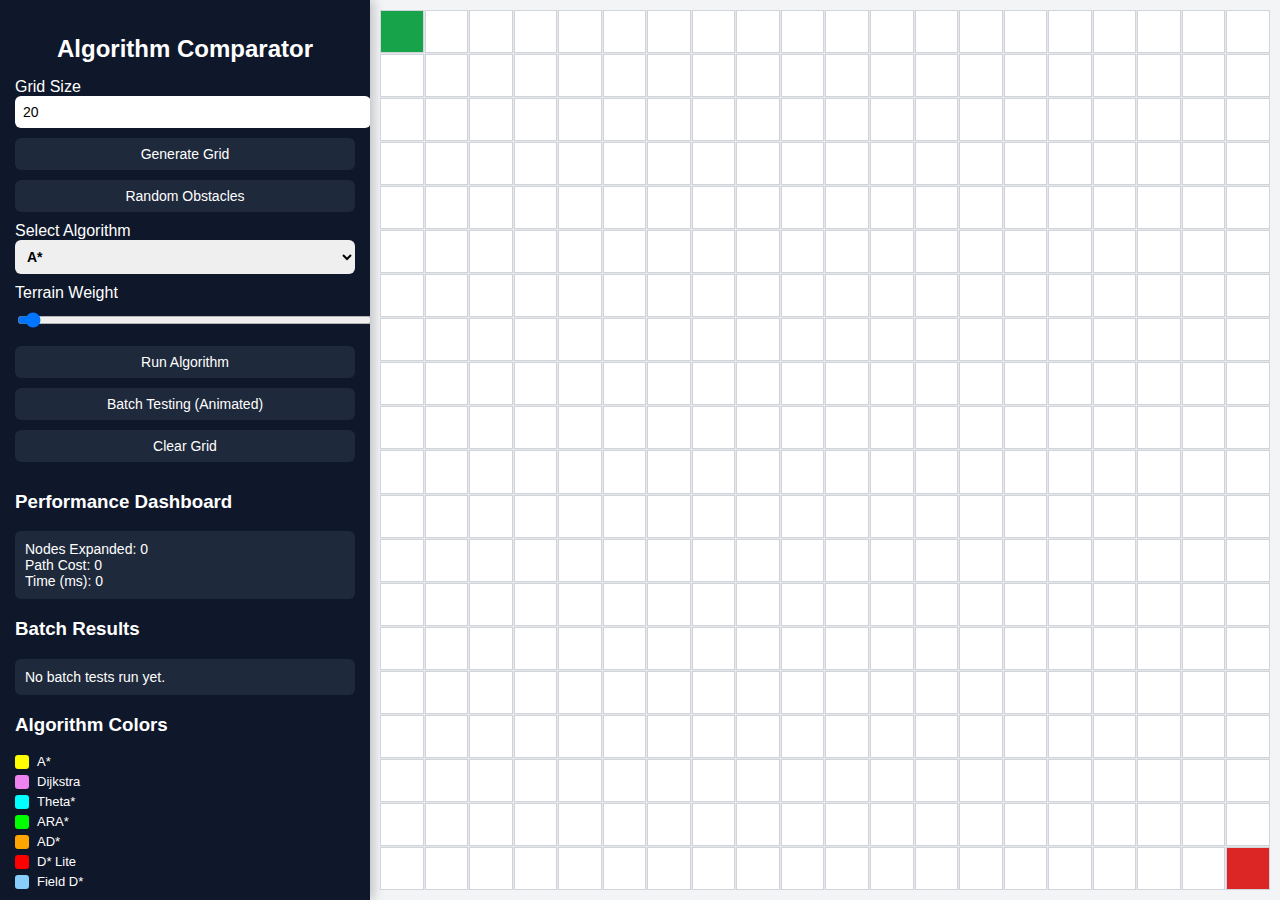
<file: BSCS-4A_G3_Thesis_Algorith_Comparison/index.html>
<!DOCTYPE html>
<html>
<head>
    <title>Advanced Pathfinding Algorithm Comparator</title>
    <link rel="stylesheet" href="style.css">
</head>
<body>

    <div id="controls">
        <h2>Algorithm Comparator</h2>
    
        <label>Grid Size</label>
        <input type="number" id="gridSize" value="20" min="5" max="30">
    
        <button onclick="generateGrid()">Generate Grid</button>
        <button onclick="addRandomObstacles()">Random Obstacles</button>
    
        <label>Select Algorithm</label>
        <select id="algorithmSelect">
            <option value="aStar">A*</option>
            <option value="dijkstra">Dijkstra</option>
            <option value="thetaStar">Theta*</option>
            <option value="araStar">ARA*</option>
            <option value="adStar">AD*</option>
            <option value="dStarLite">D* Lite</option>
            <option value="fieldDStar">Field D*</option>
        </select>
    
        <label>Terrain Weight</label>
        <input type="range" id="terrainWeight" min="1" max="10" value="1">
    
        <button onclick="runAlgorithm()">Run Algorithm</button>
        <button onclick="batchTest()">Batch Testing (Animated)</button>
        <button onclick="clearGrid()">Clear Grid</button>
    
        <h3>Performance Dashboard</h3>
        <div id="dashboard">
            Nodes Expanded: <span id="nodes">0</span><br>
            Path Cost: <span id="cost">0</span><br>
            Time (ms): <span id="time">0</span>
        </div>
    
        <h3>Batch Results</h3>
        <div id="batchResults">No batch tests run yet.</div>
    
        <!-- Algorithm Color Legend -->
        <h3>Algorithm Colors</h3>
        <div class="legend">
            <div class="legend-item">
                <div class="legend-color color-astar"></div> A*
            </div>
            <div class="legend-item">
                <div class="legend-color color-dijkstra"></div> Dijkstra
            </div>
            <div class="legend-item">
                <div class="legend-color color-theta"></div> Theta*
            </div>
            <div class="legend-item">
                <div class="legend-color color-ara"></div> ARA*
            </div>
            <div class="legend-item">
                <div class="legend-color color-ad"></div> AD*
            </div>
            <div class="legend-item">
                <div class="legend-color color-dlite"></div> D* Lite
            </div>
            <div class="legend-item">
                <div class="legend-color color-field"></div> Field D*
            </div>
        </div>
    </div>
    
    <div id="grid-container">
        <canvas id="pathCanvas"></canvas>
        <div id="grid"></div>
    </div>

<script>
let gridSize = 20;
let gridData = [];
let cellElements = [];
let start = { x: 0, y: 0 };
let end = { x: gridSize - 1, y: gridSize - 1 };

// ------------------ Grid Generation ------------------
function generateGrid() {
    gridSize = parseInt(document.getElementById("gridSize").value) || 20;
    const grid = document.getElementById("grid");
    grid.innerHTML = "";
    grid.style.gridTemplateColumns = `repeat(${gridSize}, 1fr)`;

    start = { x: 0, y: 0 };
    end = { x: gridSize - 1, y: gridSize - 1 };

    gridData = [];
    cellElements = [];

    for (let y = 0; y < gridSize; y++) {
        gridData[y] = [];
        cellElements[y] = [];
        for (let x = 0; x < gridSize; x++) {
            const cell = document.createElement("div");
            cell.classList.add("cell");
            if (x === start.x && y === start.y) cell.classList.add("start");
            if (x === end.x && y === end.y) cell.classList.add("end");

            cell.onclick = (e) => {
                if (e.shiftKey) setWeightedCell(cell, x, y);
                else toggleObstacle(cell, x, y);
            };

            grid.appendChild(cell);
            gridData[y][x] = 0;
            cellElements[y][x] = cell;
        }
    }
    resizeCanvas();
}

// ------------------ Cell Updates ------------------
function toggleObstacle(cell, x, y) {
    if ((x === start.x && y === start.y) || (x === end.x && y === end.y)) return;

    if (gridData[y][x] === 1) {
        gridData[y][x] = 0;
        cell.classList.remove("obstacle");
        delete cell.dataset.weight;
        cell.innerText = "";
    } else {
        gridData[y][x] = 1;
        cell.classList.remove("weighted");
        cell.classList.add("obstacle");
        delete cell.dataset.weight;
        cell.innerText = "";
    }
}

function setWeightedCell(cell, x, y) {
    if ((x === start.x && y === start.y) || (x === end.x && y === end.y)) return;

    const weight = parseInt(document.getElementById("terrainWeight").value);
    gridData[y][x] = weight;
    cell.classList.remove("obstacle");
    cell.classList.add("weighted");
    cell.dataset.weight = weight;
    cell.innerText = weight;
}

// ------------------ Random Obstacles ------------------
function addRandomObstacles(percentage = 20) {
    for (let y = 0; y < gridSize; y++)
        for (let x = 0; x < gridSize; x++)
            if (gridData[y][x] === 1) {
                gridData[y][x] = 0;
                cellElements[y][x].classList.remove("obstacle");
                delete cellElements[y][x].dataset.weight;
                cellElements[y][x].innerText = "";
            }

    const totalCells = gridSize * gridSize;
    const obstaclesCount = Math.floor((percentage / 100) * totalCells);
    let placed = 0;

    while (placed < obstaclesCount) {
        const x = Math.floor(Math.random() * gridSize);
        const y = Math.floor(Math.random() * gridSize);
        if ((x === start.x && y === start.y) || (x === end.x && y === end.y)) continue;
        if (gridData[y][x] === 0) {
            gridData[y][x] = 1;
            cellElements[y][x].classList.add("obstacle");
            placed++;
        }
    }
}

// ------------------ Pathfinding Helpers ------------------
function neighbors(x, y) {
    const dirs = [[1,0], [-1,0], [0,1], [0,-1]];
    return dirs.map(([dx, dy]) => ({ x: x+dx, y: y+dy }))
               .filter(n => n.x >= 0 && n.y >= 0 && n.x < gridSize && n.y < gridSize && gridData[n.y][n.x] !== 1);
}

function getCellCost(x, y) {
    if (gridData[y][x] === 1) return Infinity;
    if (cellElements[y][x].classList.contains("weighted"))
        return parseInt(cellElements[y][x].dataset.weight) || 1;
    return 1;
}

function heuristic(a, b) {
    return Math.abs(a.x - b.x) + Math.abs(a.y - b.y);
}

function reconstruct(cameFrom, current) {
    const path = [];
    while (current) {
        path.push(current);
        current = cameFrom[current.y]?.[current.x];
    }
    return path.reverse();
}

// ------------------ Canvas Animation ------------------
function resizeCanvas() {
    const canvas = document.getElementById("pathCanvas");
    const grid = document.getElementById("grid");
    const style = getComputedStyle(grid);
    const gap = parseInt(style.gap) || 0;
    canvas.width = grid.offsetWidth + gap;
    canvas.height = grid.offsetHeight + gap;
}

async function animatePath(visited, path, pathColor='yellow', visitedColor='rgba(135,206,250,0.3)') {
    const canvas = document.getElementById("pathCanvas");
    const ctx = canvas.getContext("2d");
    ctx.clearRect(0,0,canvas.width,canvas.height);

    const grid = document.getElementById("grid");
    const style = getComputedStyle(grid);
    const gap = parseInt(style.gap) || 0;
    const cellWidth = (canvas.width - (gridSize-1)*gap) / gridSize;
    const cellHeight = (canvas.height - (gridSize-1)*gap) / gridSize;

    // Animate visited
    for (let node of visited) {
        if (!(node.x===start.x && node.y===start.y) && !(node.x===end.x && node.y===end.y)) {
            ctx.fillStyle = visitedColor;
            ctx.fillRect(node.x*(cellWidth+gap), node.y*(cellHeight+gap), cellWidth, cellHeight);
            await new Promise(r=>setTimeout(r,5));
        }
    }

    // Animate path
    ctx.strokeStyle = pathColor;
    ctx.lineWidth = Math.min(cellWidth, cellHeight)/3;
    ctx.lineCap = 'round';
    ctx.lineJoin = 'round';
    ctx.beginPath();
    for (let i=0;i<path.length;i++){
        const node = path[i];
        const cx = node.x*(cellWidth+gap) + cellWidth/2;
        const cy = node.y*(cellHeight+gap) + cellHeight/2;
        if (i===0) ctx.moveTo(cx,cy);
        else ctx.lineTo(cx,cy);
        ctx.stroke();
        await new Promise(r=>setTimeout(r,30));
    }
}

// ------------------ A* ------------------
async function aStar() {
    const open=[start];
    const cameFrom=Array(gridSize).fill().map(()=>Array(gridSize).fill(null));
    const g=Array(gridSize).fill().map(()=>Array(gridSize).fill(Infinity));
    g[start.y][start.x]=0;
    const visited=[];

    while(open.length){
        open.sort((a,b)=>(g[a.y][a.x]+heuristic(a,end))-(g[b.y][b.x]+heuristic(b,end)));
        const current = open.shift();
        visited.push(current);

        if(current.x===end.x && current.y===end.y){
            const path=reconstruct(cameFrom,current);
            await animatePath(visited,path,'yellow','rgba(255,255,0,0.2)');
            return {visitedCount:visited.length, pathCost:g[end.y][end.x], path};
        }

        for(let n of neighbors(current.x,current.y)){
            const tentative = g[current.y][current.x]+getCellCost(n.x,n.y);
            if(tentative<g[n.y][n.x]){
                g[n.y][n.x]=tentative;
                cameFrom[n.y][n.x]=current;
                if(!open.some(o=>o.x===n.x && o.y===n.y)) open.push(n);
            }
        }
    }
}

// ------------------ Dijkstra ------------------
async function dijkstra() {
    const queue=[start];
    const cameFrom=Array(gridSize).fill().map(()=>Array(gridSize).fill(null));
    const dist=Array(gridSize).fill().map(()=>Array(gridSize).fill(Infinity));
    dist[start.y][start.x]=0;
    const visited=[];

    while(queue.length){
        queue.sort((a,b)=>dist[a.y][a.x]-dist[b.y][b.x]);
        const current=queue.shift();
        visited.push(current);

        if(current.x===end.x && current.y===end.y){
            const path=reconstruct(cameFrom,current);
            await animatePath(visited,path,'violet','rgba(238,130,238,0.2)');
            return {visitedCount:visited.length, pathCost:dist[end.y][end.x], path};
        }

        for(let n of neighbors(current.x,current.y)){
            const alt=dist[current.y][current.x]+getCellCost(n.x,n.y);
            if(alt<dist[n.y][n.x]){
                dist[n.y][n.x]=alt;
                cameFrom[n.y][n.x]=current;
                if(!queue.some(o=>o.x===n.x && o.y===n.y)) queue.push(n);
            }
        }
    }
}

// ------------------ Theta* (Any-Angle A*) ------------------
function lineOfSight(a, b) {
    let x0 = a.x, y0 = a.y;
    let x1 = b.x, y1 = b.y;

    let dx = Math.abs(x1 - x0);
    let dy = Math.abs(y1 - y0);
    let sx = (x0 < x1) ? 1 : -1;
    let sy = (y0 < y1) ? 1 : -1;
    let err = dx - dy;

    while (true) {
        if (gridData[y0][x0] === 1) return false;  // Check for obstacles
        if (x0 === x1 && y0 === y1) break;
        let e2 = 2 * err;
        if (e2 > -dy) { err -= dy; x0 += sx; }
        if (e2 < dx) { err += dx; y0 += sy; }
    }
    return true;
}

// ------------------ Theta* (Fixed) ------------------
async function thetaStar() {
    const open = [start];
    const cameFrom = Array(gridSize).fill().map(() => Array(gridSize).fill(null));
    const g = Array(gridSize).fill().map(() => Array(gridSize).fill(Infinity));
    g[start.y][start.x] = 0;
    cameFrom[start.y][start.x] = start;
    const visited = [];

    while (open.length) {
        open.sort((a, b) => (g[a.y][a.x] + heuristic(a, end)) - (g[b.y][b.x] + heuristic(b, end)));
        const current = open.shift();
        visited.push(current);

        if (current.x === end.x && current.y === end.y) {
            const path = reconstructTheta(cameFrom, current);
            await animatePath(visited, path, 'cyan', 'rgba(0,255,255,0.2)');
            return { visitedCount: visited.length, pathCost: g[end.y][end.x], path };
        }

        for (let n of neighbors(current.x, current.y)) {
            // Check line of sight from current's parent to neighbor
            if (cameFrom[current.y][current.x] && 
                lineOfSight(cameFrom[current.y][current.x], n)) {
                
                const parent = cameFrom[current.y][current.x];
                const tentative = g[parent.y][parent.x] + distance(parent, n);
                
                if (tentative < g[n.y][n.x]) {
                    g[n.y][n.x] = tentative;
                    cameFrom[n.y][n.x] = parent;
                    if (!open.some(o => o.x === n.x && o.y === n.y)) open.push(n);
                }
            } else {
                const tentative = g[current.y][current.x] + getCellCost(n.x, n.y);
                
                if (tentative < g[n.y][n.x]) {
                    g[n.y][n.x] = tentative;
                    cameFrom[n.y][n.x] = current;
                    if (!open.some(o => o.x === n.x && o.y === n.y)) open.push(n);
                }
            }
        }
    }
}

function reconstructTheta(cameFrom, current) {
    const path = [];
    while (current) {
        path.push(current);
        current = cameFrom[current.y]?.[current.x];
        // Avoid infinite loop if parent points to itself
        if (current && path.length > 1 && path[path.length-1].x === current.x && path[path.length-1].y === current.y) break;
    }
    return path.reverse();
}

function distance(a, b) {
    return Math.sqrt(Math.pow(a.x - b.x, 2) + Math.pow(a.y - b.y, 2));
}

// ------------------ ARA* (Fixed - No Duplicate Runs) ------------------
async function araStar() {
    let epsilon = 2.5;
    const open = [];
    const closed = new Set();
    const cameFrom = Array(gridSize).fill().map(() => Array(gridSize).fill(null));
    const g = Array(gridSize).fill().map(() => Array(gridSize).fill(Infinity));
    const allVisited = []; // Track ALL visited nodes across iterations
    let bestPath = null;
    let bestCost = Infinity;
    
    g[start.y][start.x] = 0;

    while (epsilon >= 1) {
        // Reset for new epsilon iteration
        open.length = 0;
        closed.clear();
        
        // Re-initialize g values for start
        g[start.y][start.x] = 0;
        
        // Clear cameFrom for this iteration (but keep for path reconstruction)
        for (let y = 0; y < gridSize; y++) {
            for (let x = 0; x < gridSize; x++) {
                cameFrom[y][x] = null;
            }
        }
        
        open.push({ ...start, key: g[start.y][start.x] + epsilon * heuristic(start, end) });
        
        const iterationVisited = []; // Track visited nodes for THIS iteration only
        
        while (open.length) {
            open.sort((a, b) => a.key - b.key);
            const current = open.shift();
            
            if (closed.has(`${current.x},${current.y}`)) continue;
            
            iterationVisited.push(current);
            allVisited.push(current); // Add to overall visited
            closed.add(`${current.x},${current.y}`);

            if (current.x === end.x && current.y === end.y) {
                const path = reconstruct(cameFrom, current);
                const cost = g[end.y][end.x];
                
                if (cost < bestCost) {
                    bestCost = cost;
                    bestPath = path;
                }
                
                // Show intermediate result if epsilon > 1
                if (epsilon > 1) {
                    await animatePath(iterationVisited, path, 'lime', 'rgba(0,255,0,0.1)');
                    await new Promise(r => setTimeout(r, 500));
                }
                break;
            }

            for (let n of neighbors(current.x, current.y)) {
                if (closed.has(`${n.x},${n.y}`)) continue;
                
                const tentative = g[current.y][current.x] + getCellCost(n.x, n.y);
                
                if (tentative < g[n.y][n.x]) {
                    g[n.y][n.x] = tentative;
                    cameFrom[n.y][n.x] = current;
                    
                    const key = g[n.y][n.x] + epsilon * heuristic(n, end);
                    if (!open.some(o => o.x === n.x && o.y === n.y)) {
                        open.push({ ...n, key });
                    }
                }
            }
        }
        
        epsilon -= 0.5;
    }
    
    // Final result with best path - use allVisited for the final animation
    const finalPath = bestPath || reconstruct(cameFrom, end);
    await animatePath(allVisited, finalPath, 'lime', 'rgba(0,255,0,0.2)');
    return { visitedCount: allVisited.length, pathCost: bestCost, path: finalPath };
}
// ------------------ Simplified AD* (Anytime A* with decreasing epsilon) ------------------
async function adStar() {
    let epsilon = 2.5;
    const allVisited = [];
    let bestPath = null;
    let bestCost = Infinity;
    
    while (epsilon >= 1) {
        const open = [start];
        const cameFrom = Array(gridSize).fill().map(() => Array(gridSize).fill(null));
        const g = Array(gridSize).fill().map(() => Array(gridSize).fill(Infinity));
        g[start.y][start.x] = 0;
        const visited = [];
        
        while (open.length) {
            // Sort using inflated heuristic
            open.sort((a, b) => 
                (g[a.y][a.x] + epsilon * heuristic(a, end)) - 
                (g[b.y][b.x] + epsilon * heuristic(b, end))
            );
            
            const current = open.shift();
            visited.push(current);
            allVisited.push(current);
            
            if (current.x === end.x && current.y === end.y) {
                const path = reconstruct(cameFrom, current);
                const cost = g[end.y][end.x];
                
                if (cost < bestCost) {
                    bestCost = cost;
                    bestPath = path;
                }
                
                // Show intermediate result
                if (epsilon > 1) {
                    await animatePath(visited, path, 'orange', 'rgba(255,165,0,0.1)');
                    await new Promise(r => setTimeout(r, 500));
                }
                break;
            }
            
            for (let n of neighbors(current.x, current.y)) {
                const tentative = g[current.y][current.x] + getCellCost(n.x, n.y);
                if (tentative < g[n.y][n.x]) {
                    g[n.y][n.x] = tentative;
                    cameFrom[n.y][n.x] = current;
                    if (!open.some(o => o.x === n.x && o.y === n.y)) {
                        open.push(n);
                    }
                }
            }
        }
        
        epsilon -= 0.5;
    }
    
    // Final result with best path
    const finalPath = bestPath || reconstruct(cameFrom, end);
    await animatePath(allVisited, finalPath, 'orange', 'rgba(255,165,0,0.2)');
    return { 
        visitedCount: allVisited.length, 
        pathCost: bestCost, 
        path: finalPath 
    };
}
// ------------------ Field D* (Fixed with proper interpolation) ------------------
async function fieldDStar() {
    const open = [start];
    const cameFrom = Array(gridSize).fill().map(() => Array(gridSize).fill(null));
    const g = Array(gridSize).fill().map(() => Array(gridSize).fill(Infinity));
    g[start.y][start.x] = 0;
    const visited = [];

    function interpolatedCost(node, neighbor) {
        // Get the 4 neighbors for bilinear interpolation
        const x = node.x;
        const y = node.y;
        const nx = neighbor.x;
        const ny = neighbor.y;
        
        // Simple linear interpolation along the edge
        const dx = nx - x;
        const dy = ny - y;
        
        if (dx !== 0 && dy !== 0) {
            // Diagonal movement - interpolate between horizontal and vertical
            const costH = (getCellCost(x + dx, y) + getCellCost(x, y)) / 2;
            const costV = (getCellCost(x, y + dy) + getCellCost(x, y)) / 2;
            return (costH + costV) / 2 * Math.sqrt(2);
        } else {
            // Straight movement
            return getCellCost(nx, ny);
        }
    }

    while (open.length) {
        open.sort((a, b) => (g[a.y][a.x] + heuristic(a, end)) - (g[b.y][b.x] + heuristic(b, end)));
        const current = open.shift();
        visited.push(current);

        if (current.x === end.x && current.y === end.y) {
            const path = reconstruct(cameFrom, current);
            await animatePath(visited, path, '#87CEFA', 'rgba(135,206,250,0.2)');
            return { visitedCount: visited.length, pathCost: g[end.y][end.x], path };
        }

        // Check all 8 neighbors (including diagonals)
        for (let dx = -1; dx <= 1; dx++) {
            for (let dy = -1; dy <= 1; dy++) {
                if (dx === 0 && dy === 0) continue;
                
                const nx = current.x + dx;
                const ny = current.y + dy;
                
                if (nx < 0 || nx >= gridSize || ny < 0 || ny >= gridSize) continue;
                if (gridData[ny][nx] === 1) continue; // Obstacle
                
                const moveCost = interpolatedCost(current, {x: nx, y: ny});
                const tentative = g[current.y][current.x] + moveCost;
                
                if (tentative < g[ny][nx]) {
                    g[ny][nx] = tentative;
                    cameFrom[ny][nx] = current;
                    if (!open.some(o => o.x === nx && o.y === ny)) open.push({x: nx, y: ny});
                }
            }
        }
    }
}

// Update the runAlgorithm switch to use the fixed functions
async function runAlgorithm(){
    resizeCanvas();
    const algorithm = document.getElementById("algorithmSelect").value;
    const startTime = performance.now();
    let result;
    
    switch(algorithm){
        case 'aStar': result = await aStar(); break;
        case 'dijkstra': result = await dijkstra(); break;
        case 'thetaStar': result = await thetaStar(); break;
        case 'araStar': result = await araStar(); break;
        case 'adStar': result = await adStar(); break;
        case 'dStarLite': result = await dStarLite(); break;
        case 'fieldDStar': result = await fieldDStar(); break;
    }
    
    const endTime = performance.now();
    document.getElementById("nodes").innerText = result?.visitedCount || 0;
    document.getElementById("cost").innerText = result?.pathCost?.toFixed(2) || 0;
    document.getElementById("time").innerText = `${(endTime-startTime).toFixed(2)}ms`;
}
// ------------------D* Lite (Simplified Educational Version)------------------
async function dStarLite() {
    const open=[end];
    const cameFrom=Array(gridSize).fill().map(()=>Array(gridSize).fill(null));
    const g=Array(gridSize).fill().map(()=>Array(gridSize).fill(Infinity));
    g[end.y][end.x]=0;
    const visited=[];

    while(open.length){
        open.sort((a,b)=>g[a.y][a.x]-g[b.y][b.x]);
        const current=open.shift();
        visited.push(current);

        if(current.x===start.x && current.y===start.y){
            const path=reconstruct(cameFrom,current).reverse();
            await animatePath(visited,path,'red','rgba(255,0,0,0.2)');
            return {visitedCount:visited.length,pathCost:g[start.y][start.x],path};
        }

        for(let n of neighbors(current.x,current.y)){
            const tentative=g[current.y][current.x]+getCellCost(n.x,n.y);
            if(tentative<g[n.y][n.x]){
                g[n.y][n.x]=tentative;
                cameFrom[n.y][n.x]=current;
                if(!open.some(o=>o.x===n.x && o.y===n.y)) open.push(n);
            }
        }
    }
}

// ------------------ Run Algorithm ------------------
async function runAlgorithm(){
    resizeCanvas();
    const algorithm=document.getElementById("algorithmSelect").value;
    const startTime=performance.now();
    let result;
    switch(algorithm){
    case 'aStar': result=await aStar(); break;
    case 'dijkstra': result=await dijkstra(); break;
    case 'thetaStar': result=await thetaStar(); break;
    case 'araStar': result=await araStar(); break;
    case 'adStar': result=await adStar(); break;
    case 'dStarLite': result=await dStarLite(); break;
    case 'fieldDStar': result=await fieldDStar(); break;
}
    const endTime=performance.now();
    document.getElementById("nodes").innerText=result.visitedCount;
    document.getElementById("cost").innerText=result.pathCost;
    document.getElementById("time").innerText=`${(endTime-startTime).toFixed(2)}ms`;
}

// ------------------ Batch Test ------------------
async function batchTest(){
    resizeCanvas();
    const resultsDiv = document.getElementById("batchResults");
    resultsDiv.innerText = "Running Animated Batch Test...";

    const algorithms = ['aStar', 'dijkstra', 'thetaStar', 'araStar', 'adStar', 'dStarLite', 'fieldDStar'];
    const results = {};

    for (let algo of algorithms) {
        const startTime = performance.now();
        const result = await window[algo]();
        const endTime = performance.now();
        results[algo] = { result, time: (endTime - startTime).toFixed(2) };
        await new Promise(r => setTimeout(r, 500)); // Delay to make animations smooth
    }

    let output = '';
    for (let algo of algorithms) {
        const { result, time } = results[algo];
        output += `
            <strong>${algo.replace(/([A-Z])/g, ' $1').toUpperCase()}:</strong><br>
            Nodes: ${result.visitedCount}, Cost: ${result.pathCost}, Time: ${time}ms<br><br>
        `;
    }
    resultsDiv.innerHTML = output;
}

// ------------------ Clear Grid ------------------
function clearGrid() {
    // Reset the grid data and elements
    gridData = [];
    cellElements = [];
    
    generateGrid();  // Re-generate the grid
    const canvas = document.getElementById("pathCanvas");
    const ctx = canvas.getContext("2d");
    ctx.clearRect(0, 0, canvas.width, canvas.height);  // Clear the canvas
    
    // Reset dashboard stats
    document.getElementById("nodes").innerText = 0;
    document.getElementById("cost").innerText = 0;
    document.getElementById("time").innerText = 0;
    document.getElementById("batchResults").innerText = "No batch tests run yet.";
}
// ------------------ Initialize ------------------
generateGrid();
window.addEventListener('resize', resizeCanvas);

</script>

</body>
</html>
</file>
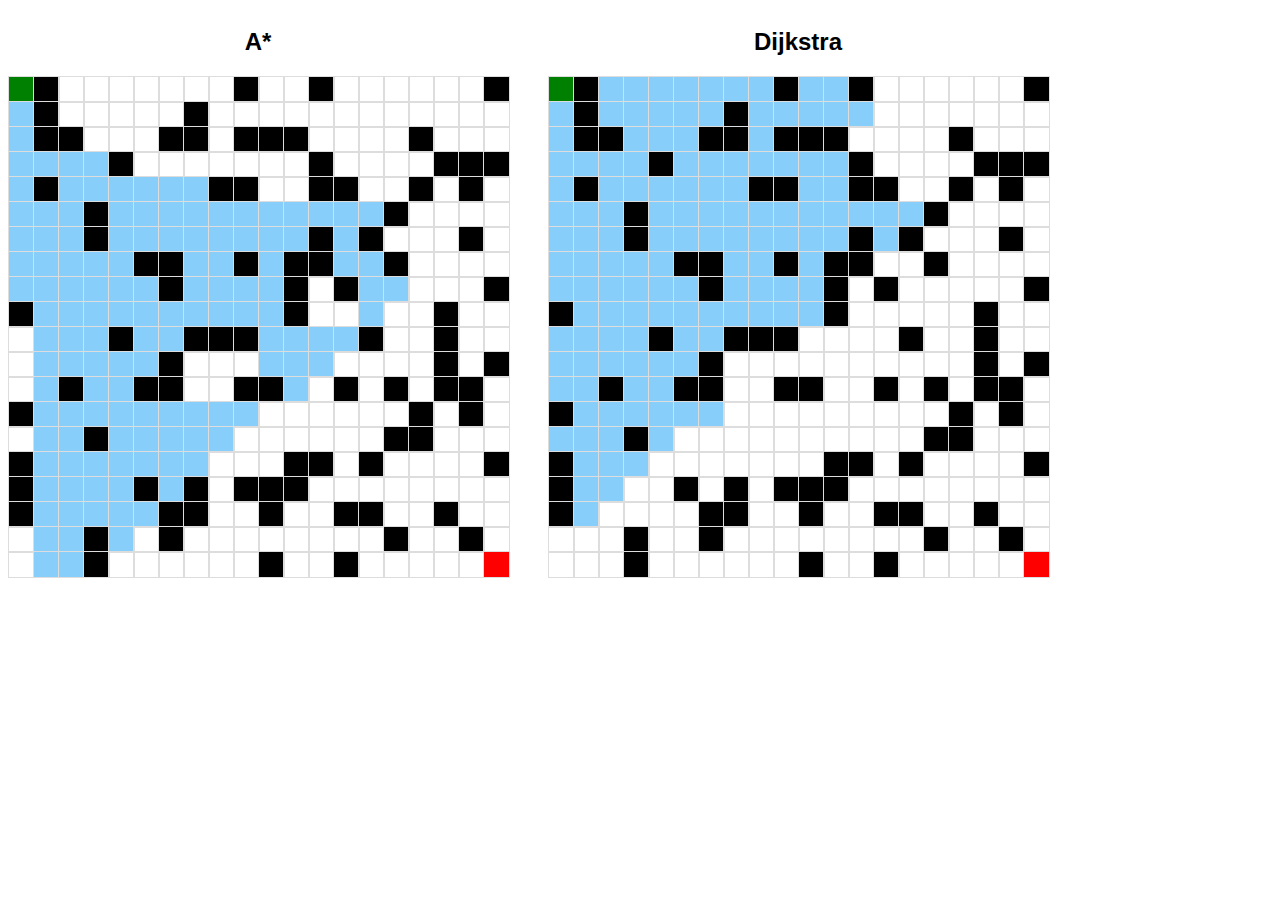
<file: BSCS-4A_G3_Thesis_Algorith_Comparison/important samples/index.html>
<!DOCTYPE html>
<html>
<head>
  <title>A* vs Dijkstra</title>
  <style>
    body {
      font-family: Arial;
      display: flex;
      gap: 40px;
    }
    .container {
      text-align: center;
    }
    .grid {
      display: grid;
      grid-template-columns: repeat(20, 25px);
      grid-template-rows: repeat(20, 25px);
    }
    .cell {
      width: 25px;
      height: 25px;
      border: 1px solid #ddd;
    }
    .start { background: green; }
    .end { background: red; }
    .wall { background: black; }
    .visited { background: #87CEFA; }
    .path { background: yellow; }
  </style>
</head>
<body>

<div class="container">
  <h2>A*</h2>
  <div id="gridA" class="grid"></div>
</div>

<div class="container">
  <h2>Dijkstra</h2>
  <div id="gridD" class="grid"></div>
</div>

<script>
const size = 20;
const start = {x: 0, y: 0};
const end = {x: 19, y: 19};

// Generate ONE obstacle map used by both algorithms
const walls = [];
for (let y = 0; y < size; y++) {
  walls[y] = [];
  for (let x = 0; x < size; x++) {
    walls[y][x] = Math.random() < 0.25 && !(x===0&&y===0) && !(x===19&&y===19);
  }
}

function createGrid(id) {
  const grid = [];
  const container = document.getElementById(id);
  container.innerHTML = "";

  for (let y = 0; y < size; y++) {
    grid[y] = [];
    for (let x = 0; x < size; x++) {
      const cell = document.createElement("div");
      cell.classList.add("cell");

      if (x===start.x && y===start.y) cell.classList.add("start");
      if (x===end.x && y===end.y) cell.classList.add("end");
      if (walls[y][x]) cell.classList.add("wall");

      container.appendChild(cell);
      grid[y][x] = cell;
    }
  }
  return grid;
}

function neighbors(x,y) {
  const dirs = [[1,0],[-1,0],[0,1],[0,-1]];
  return dirs
    .map(([dx,dy])=>({x:x+dx,y:y+dy}))
    .filter(n=>n.x>=0 && n.y>=0 && n.x<size && n.y<size && !walls[n.y][n.x]);
}

function heuristic(a,b){
  return Math.abs(a.x-b.x)+Math.abs(a.y-b.y);
}

function reconstruct(cameFrom, current){
  const path = [];
  while(current){
    path.push(current);
    current = cameFrom[current.y]?.[current.x];
  }
  return path.reverse();
}

async function animate(grid, visited, path){
  for(let node of visited){
    if(!(node.x===0&&node.y===0) && !(node.x===19&&node.y===19)){
      grid[node.y][node.x].classList.add("visited");
    }
    await new Promise(r=>setTimeout(r,5));
  }
  for(let node of path){
    if(!(node.x===0&&node.y===0) && !(node.x===19&&node.y===19)){
      grid[node.y][node.x].classList.remove("visited");
      grid[node.y][node.x].classList.add("path");
    }
    await new Promise(r=>setTimeout(r,30));
  }
}

async function aStar(grid){
  const open = [start];
  const cameFrom = Array(size).fill().map(()=>Array(size).fill(null));
  const g = Array(size).fill().map(()=>Array(size).fill(Infinity));
  g[start.y][start.x] = 0;

  const visited = [];

  while(open.length){
    open.sort((a,b)=>
      (g[a.y][a.x]+heuristic(a,end))-
      (g[b.y][b.x]+heuristic(b,end))
    );
    const current = open.shift();
    visited.push(current);

    if(current.x===end.x && current.y===end.y){
      const path = reconstruct(cameFrom,current);
      return animate(grid,visited,path);
    }

    for(let n of neighbors(current.x,current.y)){
      const tentative = g[current.y][current.x]+1;
      if(tentative < g[n.y][n.x]){
        g[n.y][n.x] = tentative;
        cameFrom[n.y][n.x] = current;
        if(!open.some(o=>o.x===n.x&&o.y===n.y)){
          open.push(n);
        }
      }
    }
  }
}

async function dijkstra(grid){
  const queue = [start];
  const cameFrom = Array(size).fill().map(()=>Array(size).fill(null));
  const dist = Array(size).fill().map(()=>Array(size).fill(Infinity));
  dist[start.y][start.x] = 0;

  const visited = [];

  while(queue.length){
    queue.sort((a,b)=>dist[a.y][a.x]-dist[b.y][b.x]);
    const current = queue.shift();
    visited.push(current);

    if(current.x===end.x && current.y===end.y){
      const path = reconstruct(cameFrom,current);
      return animate(grid,visited,path);
    }

    for(let n of neighbors(current.x,current.y)){
      const alt = dist[current.y][current.x]+1;
      if(alt < dist[n.y][n.x]){
        dist[n.y][n.x] = alt;
        cameFrom[n.y][n.x] = current;
        if(!queue.some(o=>o.x===n.x&&o.y===n.y)){
          queue.push(n);
        }
      }
    }
  }
}

async function run(){
  const gridA = createGrid("gridA");
  const gridD = createGrid("gridD");
  await Promise.all([
    aStar(gridA),
    dijkstra(gridD)
  ]);
}

run();
</script>

</body>
</html>
</file>
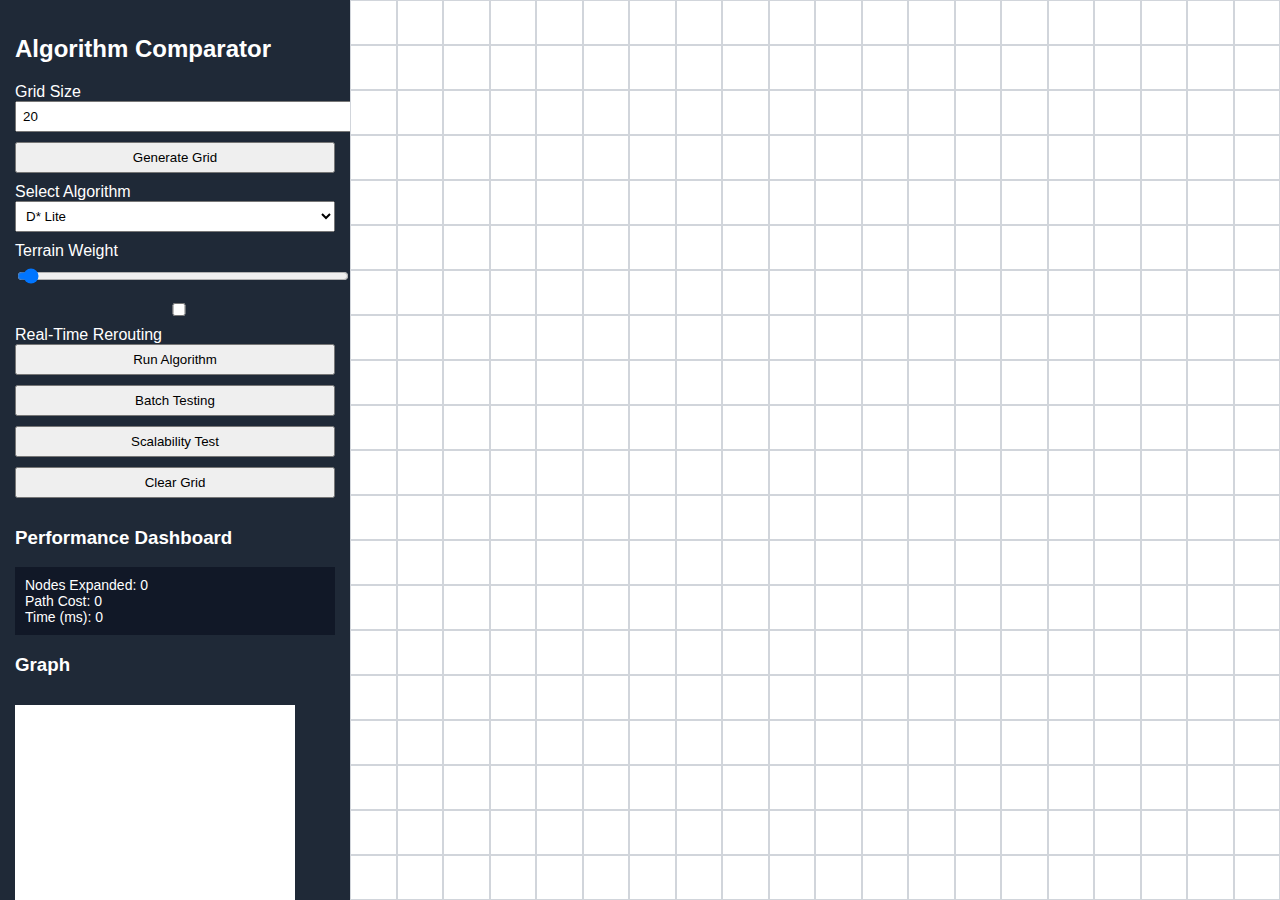
<file: BSCS-4A_G3_Thesis_Algorith_Comparison/important samples/sample gui.html>
<!DOCTYPE html>
<html>
<head>
    <title>Advanced Pathfinding Algorithm Comparator</title>
    <style>
        body {
            font-family: Arial;
            margin: 0;
            display: flex;
            height: 100vh;
        }

        #controls {
            width: 320px;
            background: #1f2937;
            color: white;
            padding: 15px;
            overflow-y: auto;
        }

        #grid-container {
            flex: 1;
            display: flex;
            flex-direction: column;
        }

        #grid {
            display: grid;
            background: #e5e7eb;
            flex: 1;
        }

        .cell {
            border: 1px solid #d1d5db;
            background: white;
        }

        .obstacle { background: black; }
        .start { background: green; }
        .goal { background: red; }
        .path { background: yellow; }

        button, select, input {
            width: 100%;
            margin-bottom: 10px;
            padding: 6px;
        }

        canvas {
            background: white;
            margin-top: 10px;
        }

        #dashboard {
            background: #111827;
            padding: 10px;
            font-size: 14px;
        }
    </style>
</head>
<body>

<div id="controls">
    <h2>Algorithm Comparator</h2>

    <label>Grid Size</label>
    <input type="number" id="gridSize" value="20">

    <button onclick="generateGrid()">Generate Grid</button>

    <label>Select Algorithm</label>
    <select id="algorithmSelect">
        <option>D* Lite</option>
        <option>ARA*</option>
        <option>AD*</option>
        <option>Theta*</option>
        <option>Field D*</option>
    </select>

    <label>Terrain Weight</label>
    <input type="range" id="terrainWeight" min="1" max="10" value="1">

    <label>
        <input type="checkbox" id="realTimeToggle">
        Real-Time Rerouting
    </label>

    <button onclick="runAlgorithm()">Run Algorithm</button>
    <button onclick="batchTest()">Batch Testing</button>
    <button onclick="scalabilityTest()">Scalability Test</button>
    <button onclick="clearGrid()">Clear Grid</button>

    <h3>Performance Dashboard</h3>
    <div id="dashboard">
        Nodes Expanded: <span id="nodes">0</span><br>
        Path Cost: <span id="cost">0</span><br>
        Time (ms): <span id="time">0</span>
    </div>

    <h3>Graph</h3>
    <canvas id="graph" width="280" height="200"></canvas>

</div>

<div id="grid-container">
    <div id="grid"></div>
</div>

<script>
let gridSize = 20;
let gridData = [];
let logs = [];

function generateGrid() {
    gridSize = parseInt(document.getElementById("gridSize").value);
    const grid = document.getElementById("grid");
    grid.innerHTML = "";
    grid.style.gridTemplateColumns = `repeat(${gridSize}, 1fr)`;
    gridData = [];

    for (let i = 0; i < gridSize * gridSize; i++) {
        const cell = document.createElement("div");
        cell.classList.add("cell");
        cell.onclick = () => toggleObstacle(cell, i);
        grid.appendChild(cell);
        gridData.push(0);
    }
}

function toggleObstacle(cell, index) {
    if (gridData[index] === 0) {
        gridData[index] = 1;
        cell.classList.add("obstacle");
    } else {
        gridData[index] = 0;
        cell.classList.remove("obstacle");
    }
}

function runAlgorithm() {
    const algorithm = document.getElementById("algorithmSelect").value;
    const startTime = performance.now();

    let nodesExpanded = Math.floor(Math.random() * 500);
    let cost = Math.floor(Math.random() * 200);

    const endTime = performance.now();

    document.getElementById("nodes").innerText = nodesExpanded;
    document.getElementById("cost").innerText = cost;
    document.getElementById("time").innerText = (endTime - startTime).toFixed(2);

    logs.push({algorithm, nodesExpanded, cost});
    drawGraph();
}

function batchTest() {
    for (let i = 0; i < 10; i++) {
        runAlgorithm();
    }
    alert("Batch testing completed.");
}

function scalabilityTest() {
    for (let size = 10; size <= 50; size += 10) {
        document.getElementById("gridSize").value = size;
        generateGrid();
        runAlgorithm();
    }
    alert("Scalability test completed.");
}

function clearGrid() {
    generateGrid();
}

function drawGraph() {
    const canvas = document.getElementById("graph");
    const ctx = canvas.getContext("2d");

    ctx.clearRect(0, 0, canvas.width, canvas.height);

    logs.forEach((log, index) => {
        ctx.fillStyle = "blue";
        ctx.fillRect(index * 20, canvas.height - log.nodesExpanded/3, 10, log.nodesExpanded/3);
    });
}

generateGrid();
</script>

</body>
</html>
</file>
<file: BSCS-4A_G3_Thesis_Algorith_Comparison/style.css>
/* ---------- Layout ---------- */
body {
    font-family: Arial, sans-serif;
    display: flex;
    height: 100vh;
    margin: 0;
    background: #f3f4f6;
}

/* ---------- Controls Panel ---------- */
#controls {
    width: 340px;
    background: #0f172a;
    color: white;
    padding: 15px;
    overflow-y: auto;
    box-shadow: 4px 0 10px rgba(0,0,0,0.2);
}

#controls h2 {
    text-align: center;
    margin-bottom: 15px;
}

/* ---------- Buttons / Inputs ---------- */
button, select, input {
    width: 100%;
    margin-bottom: 10px;
    padding: 8px;
    border-radius: 6px;
    border: none;
    font-size: 14px;
}

button {
    background: #1e293b;
    color: white;
    transition: all 0.2s ease;
}

button:hover {
    transform: scale(1.03);
    cursor: pointer;
    opacity: 0.9;
}

/* ---------- Algorithm Color Indicators ---------- */
select {
    font-weight: bold;
}

/* Optional: Color the dropdown when focused */
select:focus {
    outline: 2px solid #38bdf8;
}

/* ---------- Legend ---------- */
#controls::after {
    content: "";
    display: block;
    margin-top: 15px;
}

.legend {
    margin-top: 10px;
    font-size: 13px;
}

.legend-item {
    display: flex;
    align-items: center;
    margin-bottom: 5px;
}

.legend-color {
    width: 14px;
    height: 14px;
    margin-right: 8px;
    border-radius: 3px;
}

/* Algorithm Colors */
.color-astar { background: yellow; }
.color-dijkstra { background: violet; }
.color-theta { background: cyan; }
.color-ara { background: lime; }
.color-ad { background: orange; }
.color-dlite { background: red; }
.color-field { background: #87CEFA; }

/* ---------- Grid Container ---------- */
#grid-container {
    flex: 1;
    position: relative;
    padding: 10px;
}

/* ---------- Grid ---------- */
#grid {
    display: grid;
    height: 100%;
    background: #e5e7eb;
    gap: 1px;
}

/* ---------- Grid Cells ---------- */
.cell {
    border: 1px solid #d1d5db;
    background: white;
    display: flex;
    align-items: center;
    justify-content: center;
    font-size: 0.8rem;
    font-weight: bold;
    user-select: none;
    transition: background 0.2s ease;
}

.cell:hover {
    outline: 2px solid #3b82f6;
    cursor: pointer;
}

.weighted {
    background: orange;
    color: white;
}

.obstacle {
    background: black;
}

.start {
    background: #16a34a;
    color: white;
}

.end {
    background: #dc2626;
    color: white;
}

/* ---------- Canvas ---------- */
#pathCanvas {
    position: absolute;
    top: 0;
    left: 0;
    z-index: 2;
    pointer-events: none;
}

/* ---------- Dashboard ---------- */
#dashboard {
    background: #1e293b;
    padding: 10px;
    border-radius: 6px;
    margin-top: 10px;
    font-size: 14px;
}

/* ---------- Batch Results ---------- */
#batchResults {
    background: #1e293b;
    padding: 10px;
    border-radius: 6px;
    margin-top: 10px;
    font-size: 14px;
    max-height: 150px;
    overflow-y: auto;
}
</file>
